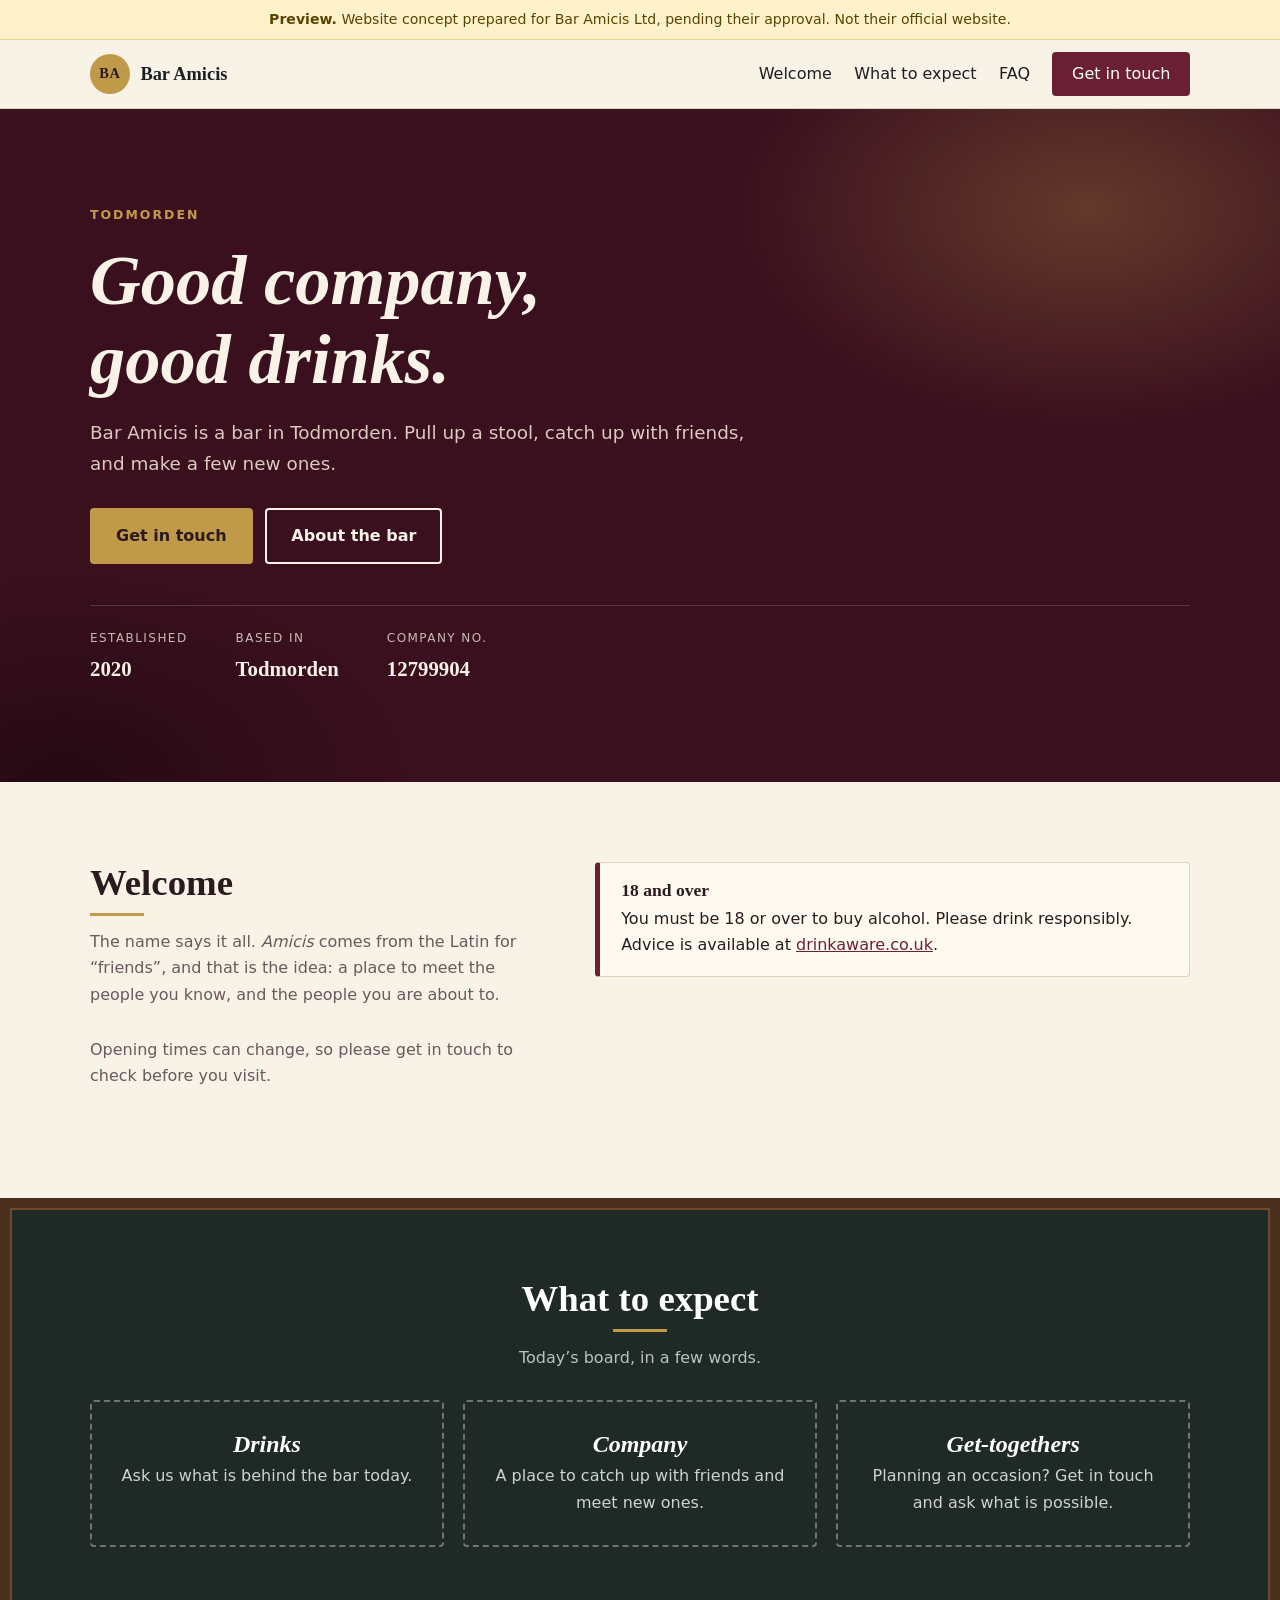
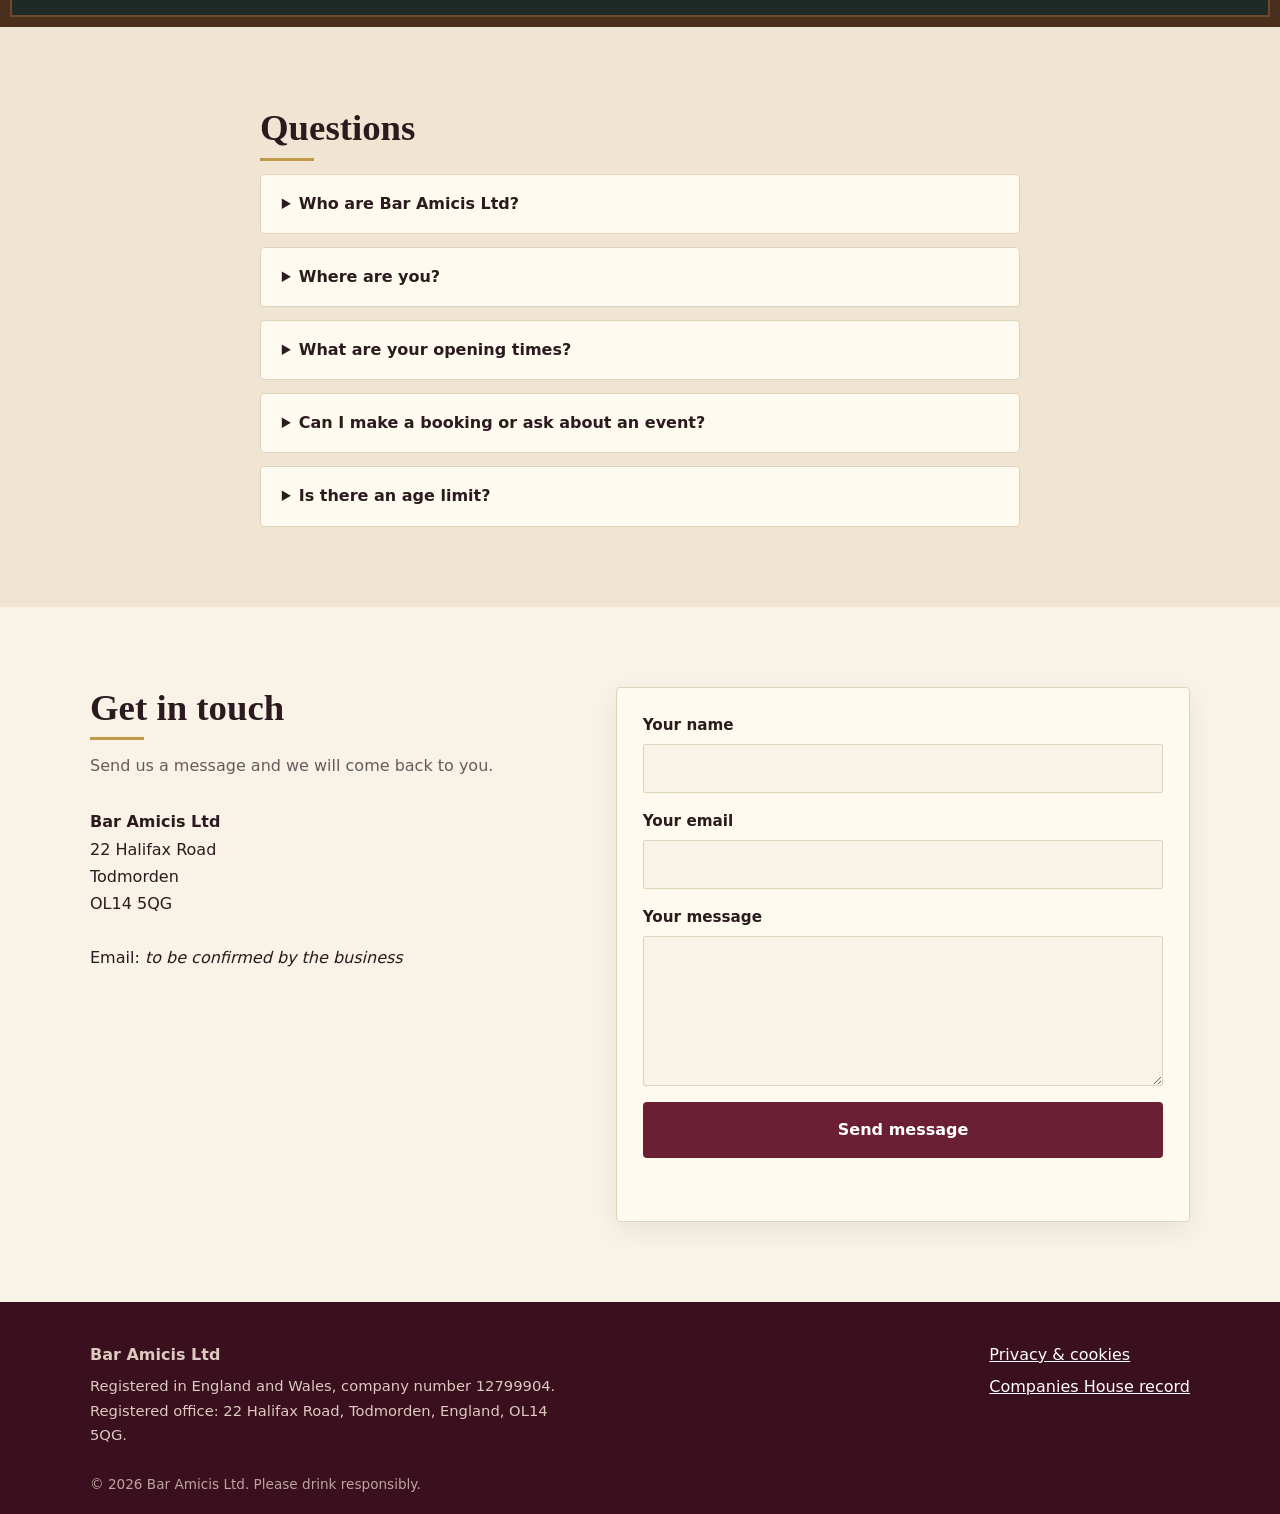
<file: index.html>
<!doctype html>
<html lang="en-GB" data-draft>
<head>
  <meta charset="utf-8">
  <meta name="viewport" content="width=device-width, initial-scale=1">
  <meta name="robots" content="noindex, nofollow">
  <title>Bar Amicis Ltd | Bar in Todmorden (Preview)</title>
  <meta name="description" content="Bar Amicis is a bar in Todmorden. A place to meet friends and make new ones. Get in touch to check opening times or ask about get-togethers.">
  <meta property="og:title" content="Bar Amicis Ltd">
  <meta property="og:description" content="A bar in Todmorden. Good company, good drinks.">
  <meta property="og:type" content="website">
  <meta name="theme-color" content="#3a0f1e">
  <link rel="icon" href="data:image/svg+xml,%3Csvg xmlns='http://www.w3.org/2000/svg' viewBox='0 0 64 64'%3E%3Ccircle cx='32' cy='32' r='32' fill='%233a0f1e'/%3E%3Cpath d='M18 18h28l-14 18z' fill='none' stroke='%23c19a49' stroke-width='4' stroke-linejoin='round'/%3E%3Cpath d='M32 36v14M24 50h16' stroke='%23c19a49' stroke-width='4' stroke-linecap='round'/%3E%3C/svg%3E">
  <link rel="stylesheet" href="css/styles.css">
  <script>try{if(location.search.indexOf('client')>-1)sessionStorage.setItem('previewClient','1');if(sessionStorage.getItem('previewClient')){document.documentElement.className+=' client-view';document.addEventListener('DOMContentLoaded',function(){document.title=document.title.replace(' (Preview)','')})}}catch(e){}</script>
</head>
<body>
  <div class="draft-bar" role="note"><strong>Preview.</strong> Website concept prepared for Bar Amicis Ltd, pending their approval. Not their official website.</div>
  <a class="skip" href="#main">Skip to content</a>

  <header class="site-header">
    <div class="wrap bar">
      <a class="brand" href="#top" aria-label="Bar Amicis Ltd, home"><span class="brand-mark">BA</span><span class="brand-text">Bar Amicis</span></a>
      <button class="menu-btn" aria-expanded="false" aria-controls="nav" aria-label="Menu"><span></span><span></span><span></span></button>
      <nav id="nav" class="nav" aria-label="Main">
        <a href="#welcome">Welcome</a>
        <a href="#expect">What to expect</a>
        <a href="#faq">FAQ</a>
        <a href="#contact" class="btn btn-small">Get in touch</a>
      </nav>
    </div>
  </header>

  <main id="main">
    <section class="hero" id="top">
      <div class="wrap">
        <p class="eyebrow">Todmorden</p>
        <h1>Good company,<br>good drinks.</h1>
        <p class="lead">Bar Amicis is a bar in Todmorden. Pull up a stool, catch up with friends, and make a few new ones.</p>
        <div class="cta-row">
          <a class="btn" href="#contact">Get in touch</a>
          <a class="btn btn-ghost" href="#welcome">About the bar</a>
        </div>
        <dl class="facts">
          <div><dt>Established</dt><dd>2020</dd></div>
          <div><dt>Based in</dt><dd>Todmorden</dd></div>
          <div><dt>Company no.</dt><dd>12799904</dd></div>
        </dl>
      </div>
    </section>

    <section class="section" id="welcome">
      <div class="wrap split">
        <div>
          <h2>Welcome</h2>
          <p class="section-intro">The name says it all. <em>Amicis</em> comes from the Latin for &ldquo;friends&rdquo;, and that is the idea: a place to meet the people you know, and the people you are about to.</p>
          <p class="section-intro">Opening times can change, so please get in touch to check before you visit.</p>
        </div>
        <aside class="callout" aria-label="Age and responsible drinking">
          <h3>18 and over</h3>
          <p>You must be 18 or over to buy alcohol. Please drink responsibly. Advice is available at <a href="https://www.drinkaware.co.uk" rel="noopener" target="_blank">drinkaware.co.uk</a>.</p>
        </aside>
      </div>
    </section>

    <section class="section dark" id="expect">
      <div class="wrap">
        <h2>What to expect</h2>
        <p class="section-intro">Today&rsquo;s board, in a few words.</p>
        <div class="cards">
          <article class="card"><h3>Drinks</h3><p>Ask us what is behind the bar today.</p></article>
          <article class="card"><h3>Company</h3><p>A place to catch up with friends and meet new ones.</p></article>
          <article class="card"><h3>Get-togethers</h3><p>Planning an occasion? Get in touch and ask what is possible.</p></article>
        </div>
      </div>
    </section>

    <section class="section alt" id="faq">
      <div class="wrap narrow">
        <h2>Questions</h2>
        <details><summary>Who are Bar Amicis Ltd?</summary><p>A private limited company registered in England and Wales (company number 12799904), incorporated on 7 August 2020, with its registered office in Todmorden.</p></details>
        <details><summary>Where are you?</summary><p>We are in Todmorden. Our registered office is 22 Halifax Road, Todmorden, OL14 5QG. Get in touch if you would like help finding us.</p></details>
        <details><summary>What are your opening times?</summary><p>They can change, so please contact us to check before you visit.</p></details>
        <details><summary>Can I make a booking or ask about an event?</summary><p>Send us your enquiry using the form below, or email us, and we will tell you what is possible.</p></details>
        <details><summary>Is there an age limit?</summary><p>You must be 18 or over to buy alcohol. Please drink responsibly.</p></details>
      </div>
    </section>

    <section class="section" id="contact">
      <div class="wrap contact-grid">
        <div>
          <h2>Get in touch</h2>
          <p class="section-intro">Send us a message and we will come back to you.</p>
          <address>
            <strong>Bar Amicis Ltd</strong><br>
            22 Halifax Road<br>Todmorden<br>OL14 5QG<br><br>
            Email: <em>to be confirmed by the business</em>
          </address>
        </div>
        <form id="enquiry" class="form" novalidate>
          <label>Your name<input name="name" type="text" autocomplete="name" required></label>
          <label>Your email<input name="email" type="email" autocomplete="email" required></label>
          <label>Your message<textarea name="message" rows="5" required></textarea></label>
          <button class="btn" type="submit">Send message</button>
          <p class="form-status" role="status" aria-live="polite"></p>
        </form>
      </div>
    </section>
  </main>

  <footer class="site-footer">
    <div class="wrap foot-grid">
      <div>
        <strong>Bar Amicis Ltd</strong>
        <p>Registered in England and Wales, company number 12799904.<br>Registered office: 22 Halifax Road, Todmorden, England, OL14 5QG.</p>
      </div>
      <div class="foot-links">
        <a href="privacy.html">Privacy &amp; cookies</a>
        <a href="https://find-and-update.company-information.service.gov.uk/company/12799904" rel="noopener" target="_blank">Companies House record</a>
      </div>
    </div>
    <div class="wrap copy">&copy; <span id="year">2026</span> Bar Amicis Ltd. Please drink responsibly.</div>
  </footer>

  <script src="js/main.js"></script>
</body>
</html>
</file>
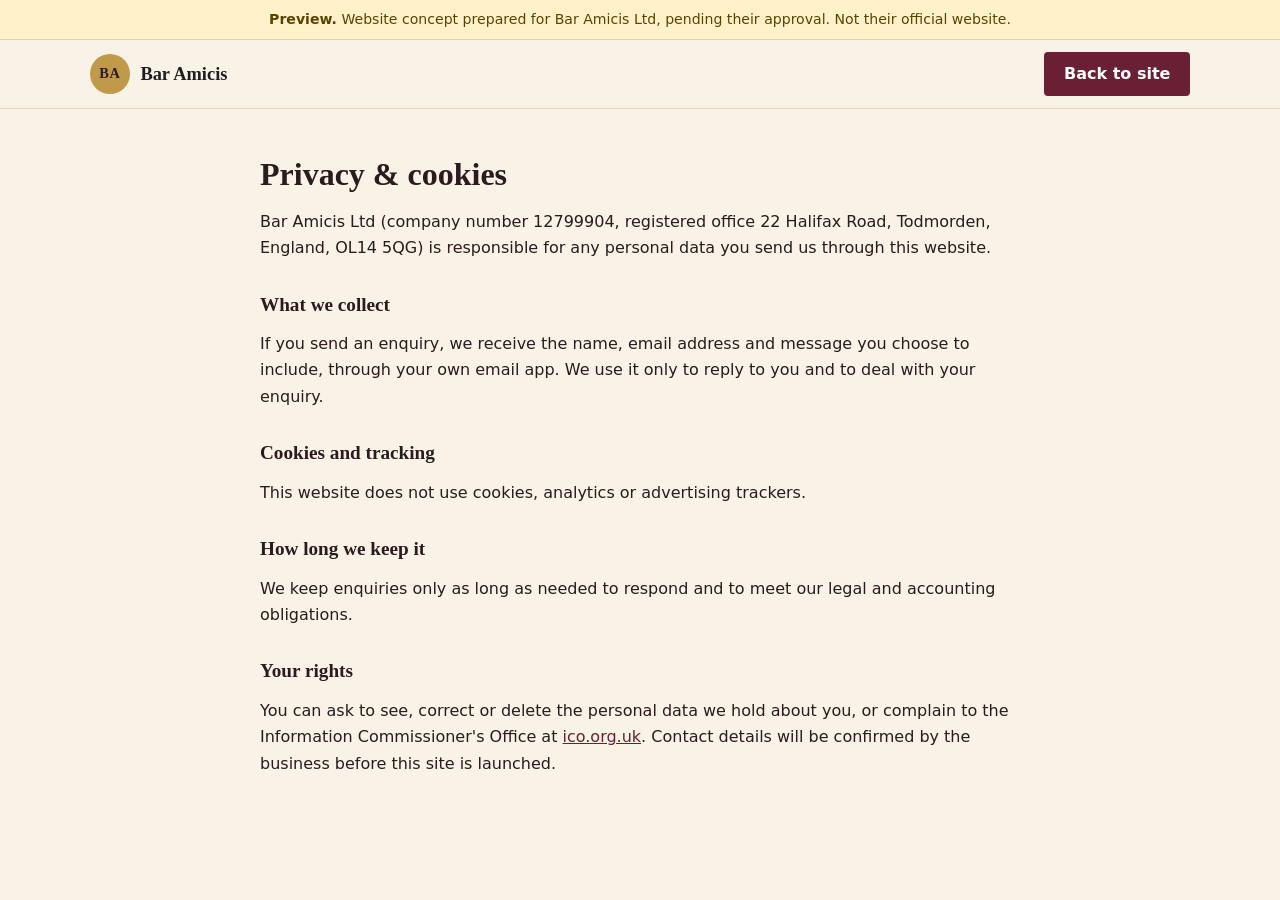
<file: privacy.html>
<!doctype html>
<html lang="en-GB" data-draft>
<head>
  <meta charset="utf-8">
  <meta name="viewport" content="width=device-width, initial-scale=1">
  <title>Privacy &amp; Cookies | Bar Amicis Ltd</title>
  <meta name="robots" content="noindex">
  <link rel="stylesheet" href="css/styles.css">
  <script>try{if(location.search.indexOf('client')>-1)sessionStorage.setItem('previewClient','1');if(sessionStorage.getItem('previewClient')){document.documentElement.className+=' client-view';document.addEventListener('DOMContentLoaded',function(){document.title=document.title.replace(' (Preview)','')})}}catch(e){}</script>
</head>
<body>
  <div class="draft-bar" role="note"><strong>Preview.</strong> Website concept prepared for Bar Amicis Ltd, pending their approval. Not their official website.</div>
  <header class="site-header"><div class="wrap bar"><a class="brand" href="index.html"><span class="brand-mark">BA</span><span class="brand-text">Bar Amicis</span></a><a class="btn btn-small" href="index.html">Back to site</a></div></header>
  <main class="wrap narrow legal">
    <h1>Privacy &amp; cookies</h1>
    <p>Bar Amicis Ltd (company number 12799904, registered office 22 Halifax Road, Todmorden, England, OL14 5QG) is responsible for any personal data you send us through this website.</p>
    <h2>What we collect</h2>
    <p>If you send an enquiry, we receive the name, email address and message you choose to include, through your own email app. We use it only to reply to you and to deal with your enquiry.</p>
    <h2>Cookies and tracking</h2>
    <p>This website does not use cookies, analytics or advertising trackers.</p>
    <h2>How long we keep it</h2>
    <p>We keep enquiries only as long as needed to respond and to meet our legal and accounting obligations.</p>
    <h2>Your rights</h2>
    <p>You can ask to see, correct or delete the personal data we hold about you, or complain to the Information Commissioner's Office at <a href="https://ico.org.uk" rel="noopener">ico.org.uk</a>. Contact details will be confirmed by the business before this site is launched.</p>
  </main>
</body>
</html>
</file>
<file: css/styles.css>
/* ---- shared structure (themed per site below) ---- */
:root{
  --bg:#fff; --bg-alt:#f3f4f6; --ink:#1b1f23; --muted:#5b636b; --line:#e2e4e8; --card:#fff;
  --primary:#0b6bcb; --primary-d:#0853a3; --on-primary:#fff; --accent:#ffb000;
  --header-bg:rgba(255,255,255,.96); --header-ink:#1b1f23; --header-line:#e2e4e8;
  --hero-bg:#0b2540; --hero-ink:#fff; --hero-muted:#c9d6e6;
  --dark-bg:#0b2540; --dark-ink:#dbe5f0; --dark-muted:#b6c6da;
  --footer-bg:#0b2540; --footer-ink:#c9d6e6;
  --radius:8px;
  --font-body:system-ui,-apple-system,"Segoe UI",Roboto,Arial,sans-serif; --font-head:var(--font-body);
  --head-weight:800; --head-transform:none; --head-style:normal; --head-track:-.01em;
}
*{box-sizing:border-box}
html{scroll-behavior:smooth;scroll-padding-top:76px}
body{margin:0;font-family:var(--font-body);color:var(--ink);background:var(--bg);line-height:1.65;-webkit-font-smoothing:antialiased}
a{color:var(--primary)}
h1,h2,h3{font-family:var(--font-head);margin:0;line-height:1.12;letter-spacing:var(--head-track)}
h1,h2{font-weight:var(--head-weight);text-transform:var(--head-transform);font-style:var(--head-style)}
h3{font-size:1.1rem;margin-bottom:.35rem}
.wrap{width:min(1100px,100% - 32px);margin-inline:auto}
.narrow{width:min(760px,100% - 32px)}
.skip{position:absolute;left:-999px;top:0;background:var(--primary);color:var(--on-primary);padding:.6rem 1rem;z-index:100}
.skip:focus{left:8px;top:8px}

.site-header{position:sticky;top:0;z-index:50;background:var(--header-bg);backdrop-filter:blur(8px);border-bottom:1px solid var(--header-line);color:var(--header-ink)}
.bar{display:flex;align-items:center;justify-content:space-between;min-height:68px;gap:1rem}
.brand{display:flex;align-items:center;gap:.65rem;text-decoration:none;color:var(--header-ink);font-weight:800}
.brand-mark{display:grid;place-items:center;min-width:40px;height:40px;padding:0 .55rem;background:var(--primary);color:var(--on-primary);border-radius:var(--radius);font-size:.9rem;letter-spacing:.05em}
.brand-text small{font-weight:500;opacity:.7}
.nav{display:flex;align-items:center;gap:1.4rem}
.nav a{text-decoration:none;color:var(--header-ink);font-weight:500}
.nav a:hover{color:var(--primary)}
.menu-btn{display:none;background:none;border:0;padding:.5rem;cursor:pointer}
.menu-btn span{display:block;width:24px;height:2px;background:var(--header-ink);margin:5px 0}

.btn{display:inline-block;background:var(--primary);color:var(--on-primary) !important;padding:.8rem 1.5rem;border-radius:var(--radius);font:inherit;font-weight:700;text-decoration:none;border:2px solid var(--primary);cursor:pointer;transition:background .15s,transform .15s}
.btn:hover{background:var(--primary-d);border-color:var(--primary-d);transform:translateY(-1px)}
.btn-small{padding:.45rem 1.1rem}
.btn-ghost{background:transparent;color:var(--hero-ink) !important;border-color:var(--hero-ink)}
.btn-ghost:hover{background:var(--hero-ink);border-color:var(--hero-ink);color:var(--hero-bg) !important}

.hero{background:var(--hero-bg);color:var(--hero-ink);padding:clamp(3.2rem,8vw,6rem) 0;position:relative;overflow:hidden}
.hero .wrap{position:relative;z-index:1}
.hero-grid{display:grid;grid-template-columns:1.4fr 1fr;gap:3rem;align-items:center}
.hero-solo{grid-template-columns:1fr}
.eyebrow{text-transform:uppercase;letter-spacing:.16em;font-size:.78rem;font-weight:700;color:var(--accent);margin:0 0 1rem}
h1{font-size:clamp(2.2rem,5.6vw,4rem)}
.lead{font-size:1.15rem;color:var(--hero-muted);max-width:58ch;margin:1.2rem 0 0}
.cta-row{display:flex;flex-wrap:wrap;gap:.8rem;margin-top:1.8rem}
.facts{display:flex;flex-wrap:wrap;gap:1.2rem 3rem;margin:2.6rem 0 0;padding-top:1.4rem;border-top:1px solid rgba(128,128,128,.35)}
.facts dt{font-size:.75rem;letter-spacing:.12em;text-transform:uppercase;opacity:.75}
.facts dd{margin:.2rem 0 0;font-size:1.3rem;font-weight:700}
.badges{list-style:none;margin:0;padding:1.3rem;display:grid;gap:1rem;background:rgba(255,255,255,.08);border:1px solid rgba(255,255,255,.18);border-radius:var(--radius)}
.badges li{display:flex;flex-direction:column;border-left:4px solid var(--accent);padding-left:.9rem}
.badges strong{font-size:1.3rem}
.badges span{font-size:.88rem;opacity:.8}

.section{padding:clamp(3rem,7vw,5rem) 0}
.section.alt{background:var(--bg-alt)}
.section.dark{background:var(--dark-bg);color:var(--dark-ink)}
.section.dark h2,.section.dark h3{color:#fff}
h2{font-size:clamp(1.65rem,3.5vw,2.3rem);margin-bottom:.6rem}
.section-intro{color:var(--muted);max-width:62ch;margin:.8rem 0 1.8rem}
.dark .section-intro{color:var(--dark-muted)}
.cards{display:grid;grid-template-columns:repeat(auto-fit,minmax(min(260px,100%),1fr));gap:1.2rem}
.card{background:var(--card);border:1px solid var(--line);border-radius:var(--radius);padding:1.5rem}
.card p{margin:0;color:var(--muted)}
.note{color:var(--muted);font-size:.9rem;margin-top:1.4rem}
.callout{background:var(--bg-alt);border-left:5px solid var(--accent);padding:1.1rem 1.3rem;border-radius:var(--radius)}
.callout p{margin:.3rem 0 0}
.split{display:grid;grid-template-columns:1fr 1.3fr;gap:3rem;align-items:start}

.steps{list-style:none;margin:1.8rem 0 0;padding:0;display:grid;gap:1.5rem}
.steps li{display:flex;gap:1.2rem;align-items:flex-start}
.steps p{margin:0;color:var(--muted)}
.dark .steps p{color:var(--dark-muted)}
.num{flex:none;display:grid;place-items:center;width:46px;height:46px;border-radius:var(--radius);background:var(--primary);color:var(--on-primary);font-weight:800}
.trio{display:grid;grid-template-columns:repeat(auto-fit,minmax(min(240px,100%),1fr));gap:2rem;margin-top:1.6rem}
.trio p{margin:0;color:var(--muted)}

details{background:var(--card);border:1px solid var(--line);border-radius:var(--radius);padding:1rem 1.3rem;margin-top:.8rem}
summary{cursor:pointer;font-weight:700}
details p{margin:.7rem 0 0;color:var(--muted)}

.contact-grid{display:grid;grid-template-columns:1fr 1.2fr;gap:3rem}
address{font-style:normal;line-height:1.7;overflow-wrap:anywhere}
.copy-btn{display:block;margin-top:.7rem;background:none;border:2px solid var(--ink);color:var(--ink);border-radius:var(--radius);padding:.35rem .8rem;font:inherit;font-size:.88rem;font-weight:600;cursor:pointer}
.copy-btn:hover{background:var(--ink);color:var(--bg)}
.form{display:grid;gap:1rem;background:var(--card);padding:1.6rem;border:1px solid var(--line);border-radius:var(--radius);box-shadow:0 8px 28px rgba(0,0,0,.07)}
.form label{display:grid;gap:.35rem;font-weight:600;font-size:.95rem}
.form input,.form textarea,.form select{font:inherit;padding:.7rem .85rem;border:1.5px solid var(--line);border-radius:calc(var(--radius) - 2px);background:var(--bg);color:var(--ink)}
.form input:focus,.form textarea:focus,.form select:focus{outline:2px solid var(--primary);border-color:var(--primary)}
.form .invalid{border-color:#b3261e}
.form-status{margin:0;min-height:1.4em;font-size:.95rem}

.site-footer{background:var(--footer-bg);color:var(--footer-ink);padding:2.5rem 0 1.2rem}
.site-footer a{color:#fff}
.foot-grid{display:flex;justify-content:space-between;gap:2rem;flex-wrap:wrap}
.foot-grid p{margin:.4rem 0 0;font-size:.92rem;max-width:50ch}
.foot-links{display:flex;flex-direction:column;gap:.4rem}
.copy{margin-top:1.6rem;font-size:.85rem;opacity:.8}

.legal{padding:3rem 0 4rem}
.legal h1{font-size:2rem;text-transform:none;font-style:normal}
.legal h2{font-size:1.2rem;margin-top:2rem;text-transform:none;font-style:normal}
.legal h2::after{display:none}

@media (prefers-reduced-motion:reduce){*{scroll-behavior:auto !important;transition:none !important}}
@media (max-width:820px){
  .hero-grid,.contact-grid,.split{grid-template-columns:1fr;gap:1.6rem}
  .menu-btn{display:block}
  .nav{position:absolute;top:68px;left:0;right:0;flex-direction:column;align-items:stretch;gap:0;background:var(--bg);border-bottom:1px solid var(--line);display:none;padding:.5rem 16px 1rem}
  .nav.open{display:flex}
  .nav a{padding:.8rem 0;border-bottom:1px solid var(--line)}
  .nav .btn{text-align:center;margin-top:.8rem}
}

/* ---- site theme ---- */
/* Bar Amicis: classic pub, burgundy + brass + chalkboard */
:root{
  --bg:#f8f2e7; --bg-alt:#efe5d2; --ink:#2b1a1e; --muted:#695a5d; --line:#e0d3bb; --card:#fffaf0;
  --primary:#6b1f35; --primary-d:#521528; --accent:#c19a49;
  --header-bg:rgba(248,242,231,.97); --header-line:#e0d3bb;
  --hero-bg:#3a0f1e; --hero-ink:#f8f2e7; --hero-muted:#dcc9c0;
  --dark-bg:#1f2a26; --dark-ink:#e9ece8; --dark-muted:#b9c4bd;
  --footer-bg:#3a0f1e; --footer-ink:#dcc9c0;
  --radius:4px;
  --font-head:Georgia,"Times New Roman",serif; --head-weight:700; --head-track:0;
}
.brand-text{font-family:Georgia,serif;font-size:1.15rem}
.brand-mark{border-radius:50%;background:var(--accent);color:#2b1a1e;font-family:Georgia,serif}
.hero{background:radial-gradient(520px 320px at 85% 15%,rgba(193,154,73,.30),transparent 70%),radial-gradient(500px 300px at 5% 100%,rgba(0,0,0,.35),transparent 70%),#3a0f1e}
h1{font-style:italic;font-size:clamp(2.4rem,6vw,4.4rem)}
.hero .btn:not(.btn-ghost){background:var(--accent);border-color:var(--accent);color:#2b1a1e !important}
.hero .btn:not(.btn-ghost):hover{background:#d4ad5b;border-color:#d4ad5b}
.eyebrow{font-family:var(--font-body);color:var(--accent)}
h2::after{content:"";display:block;width:54px;height:3px;background:var(--accent);margin-top:.6rem}
.legal h2::after{display:none}
.callout{background:#fffaf0;border:1px solid var(--line);border-left:5px solid var(--primary)}
.callout h3{font-family:Georgia,serif}
.section.dark{background:#1f2a26;box-shadow:inset 0 0 0 10px #4a2f1c, inset 0 0 0 12px #6c4a2b}
.section.dark .cards{margin-top:1.4rem}
.section.dark .card{background:transparent;border:2px dashed rgba(255,255,255,.35);color:#fff;text-align:center;padding:1.8rem 1.2rem}
.section.dark .card p{color:#cbd5ce}
.section.dark .card h3{font-family:Georgia,serif;font-style:italic;font-size:1.5rem}
.section.dark h2{text-align:center}
.section.dark h2::after{margin-inline:auto}
.section.dark .section-intro{margin-inline:auto;text-align:center}
.facts dd{font-family:Georgia,serif}

/* draft-preview notice */
.draft-bar{background:#fff1c9;color:#5a4300;text-align:center;font-size:.88rem;padding:.6rem 1rem;border-bottom:1px solid #ecd58a;line-height:1.4}
.client-view .draft-bar{display:none}
</file>
